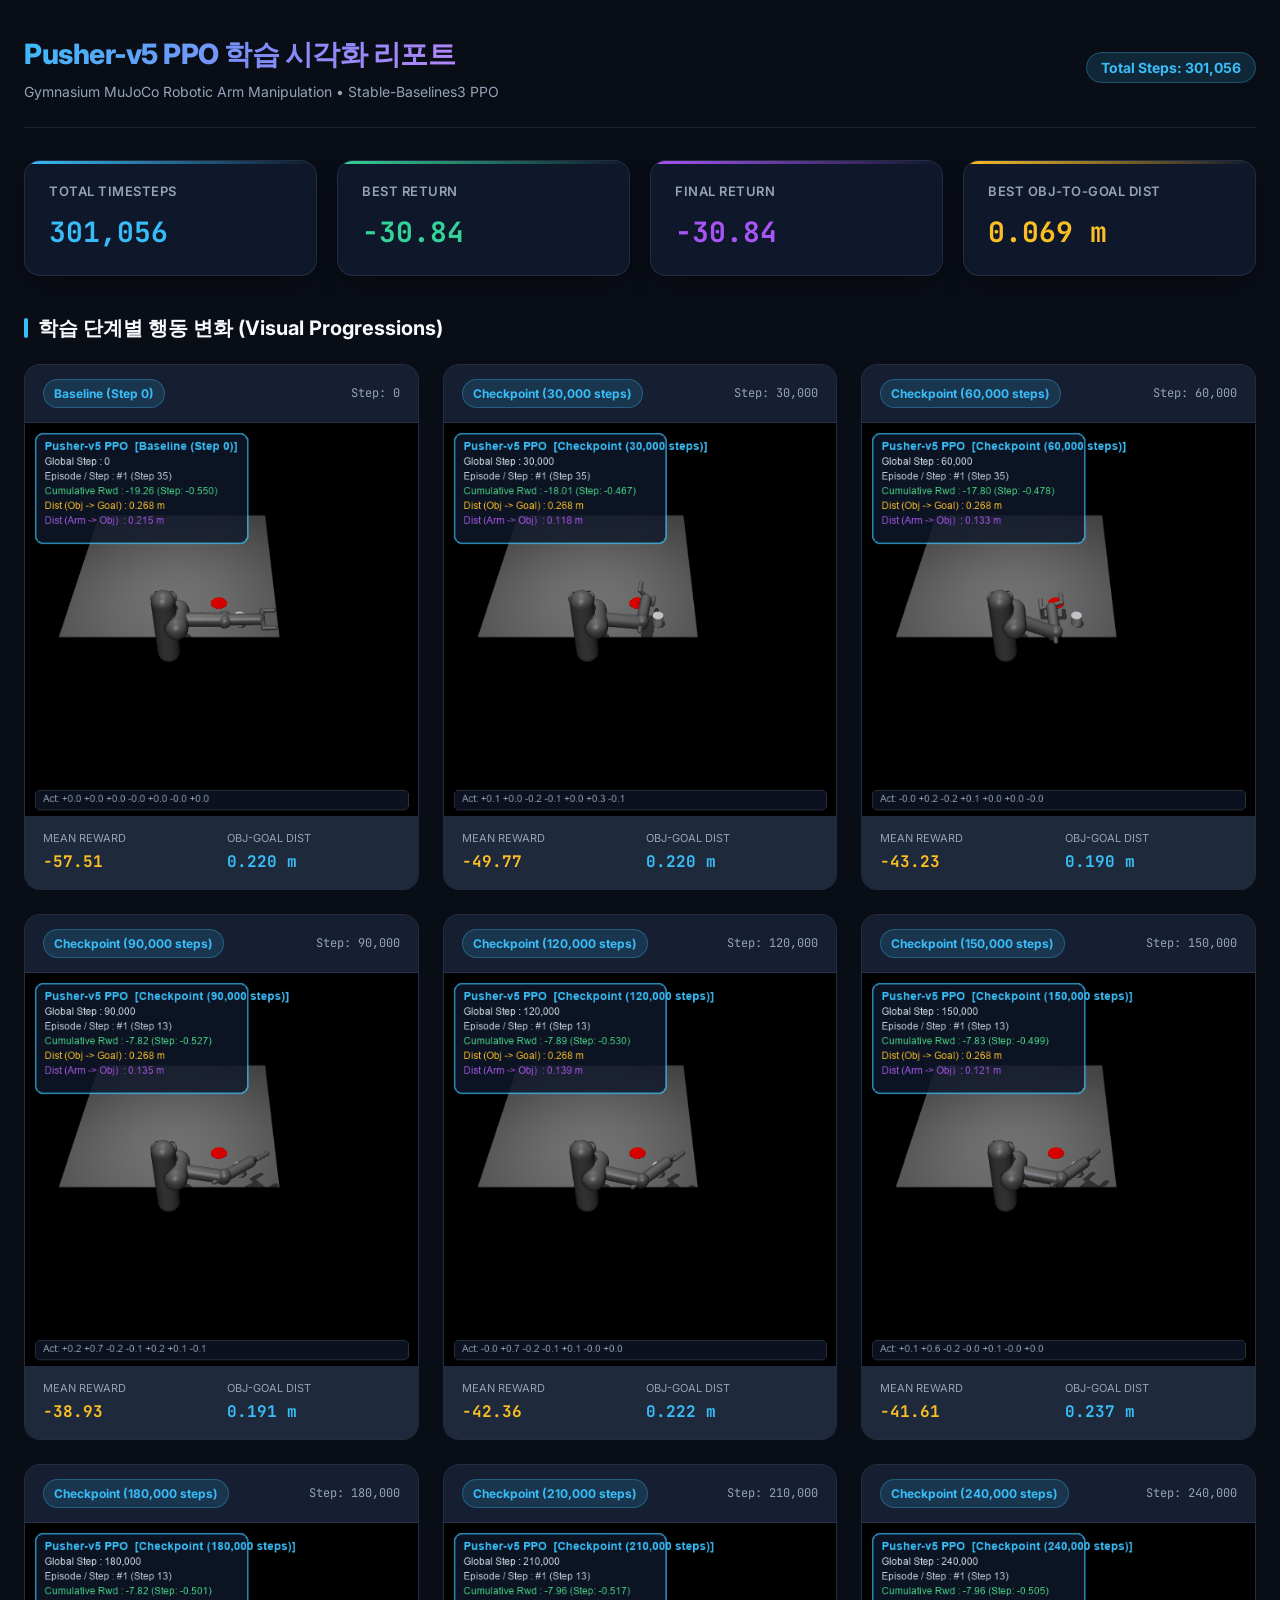
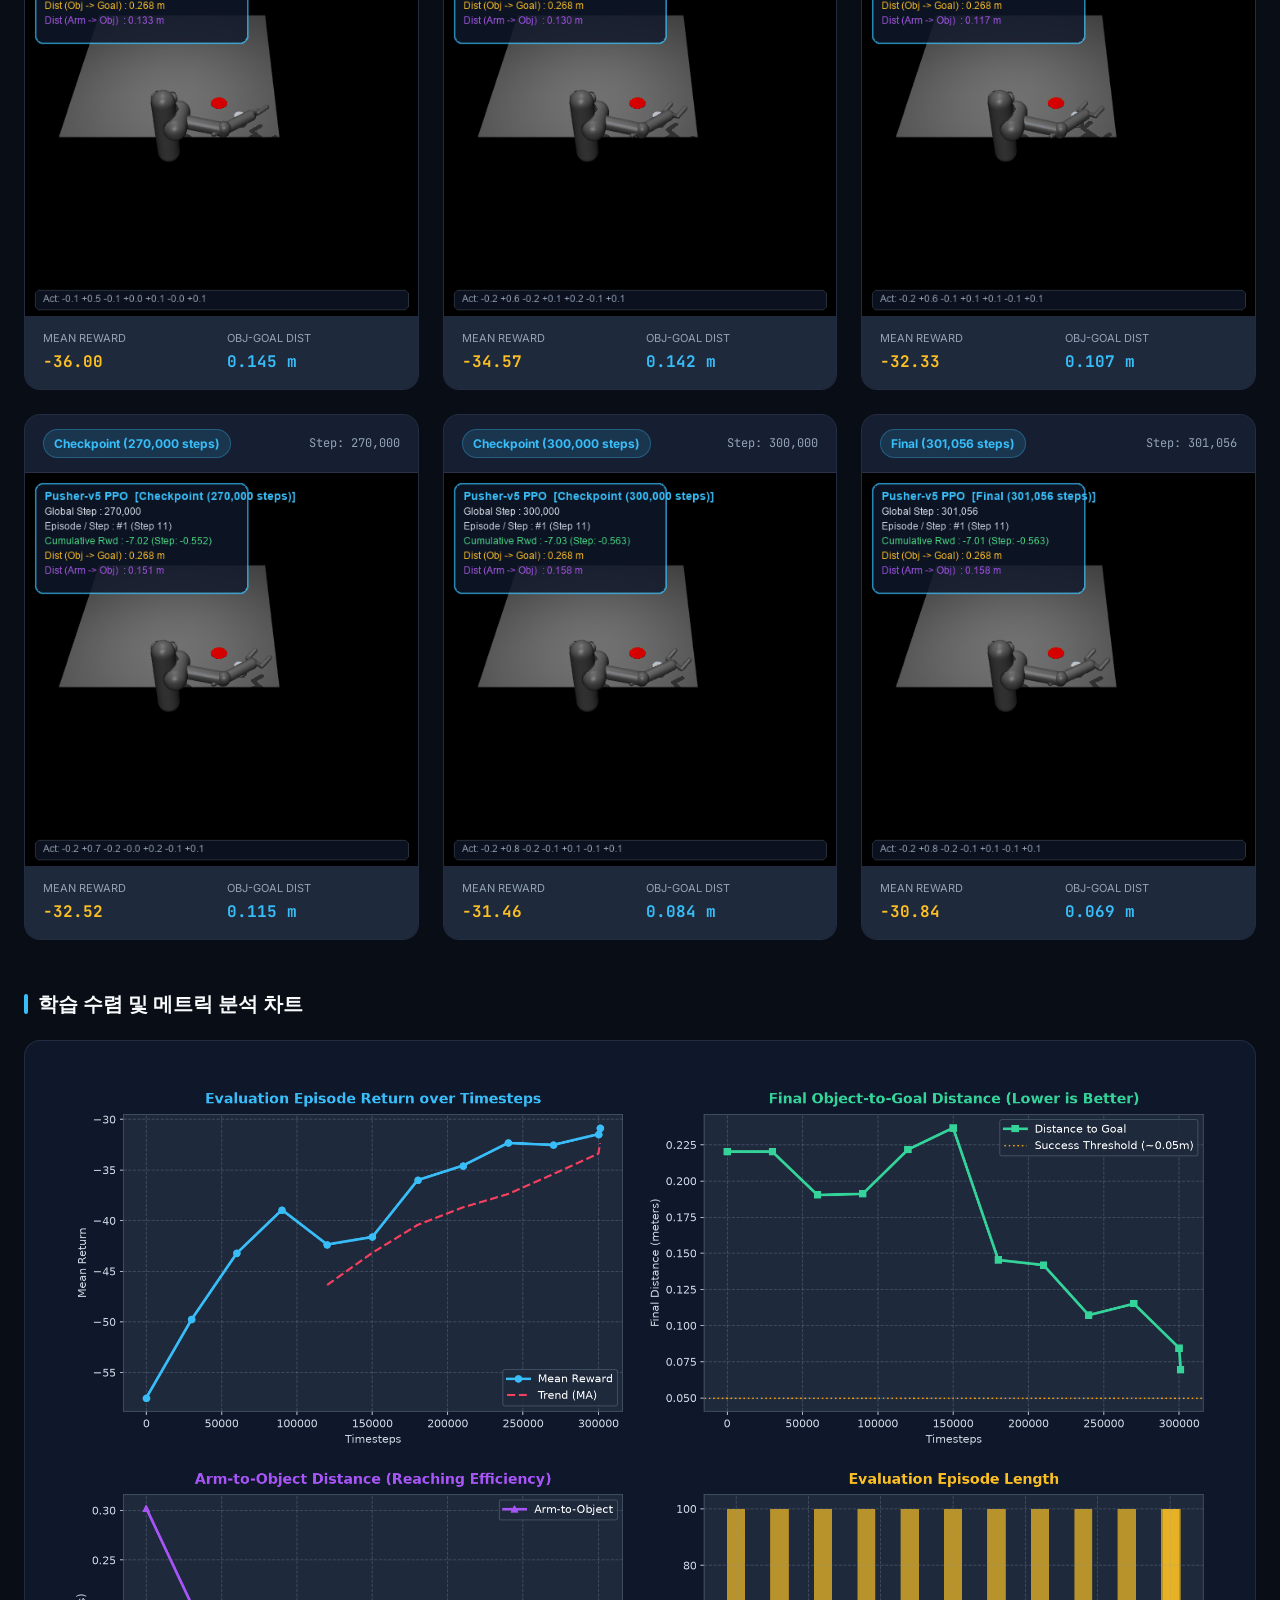
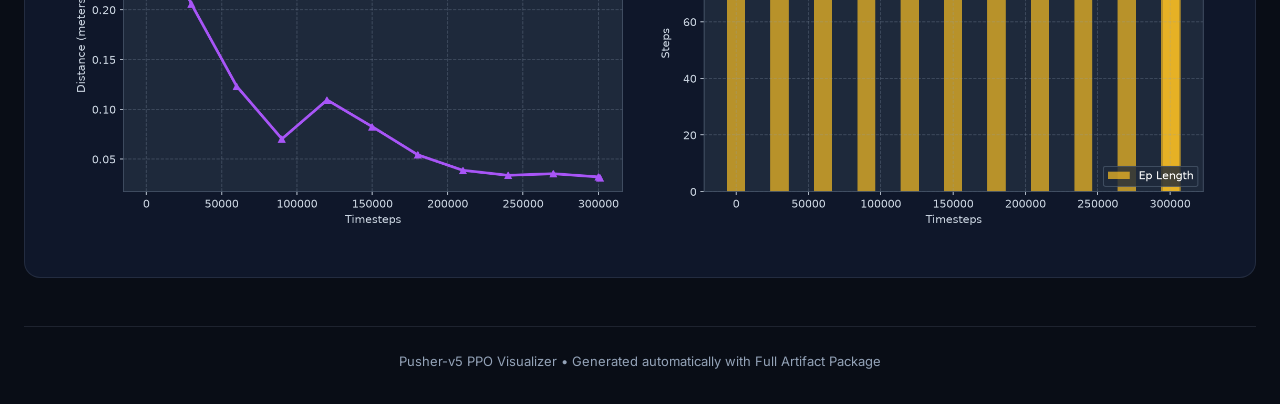
<file: results/dashboard.html>
<!DOCTYPE html>
<html lang="ko">
<head>
    <meta charset="UTF-8">
    <meta name="viewport" content="width=device-width, initial-scale=1.0">
    <title>Pusher-v5 PPO 강화학습 시각화 대시보드</title>
    <link rel="preconnect" href="https://fonts.googleapis.com">
    <link rel="preconnect" href="https://fonts.gstatic.com" crossorigin>
    <link href="https://fonts.googleapis.com/css2?family=Inter:wght@300;400;600;700;800&family=JetBrains+Mono:wght@400;600&display=swap" rel="stylesheet">
    <style>
        :root {
            --bg-base: #090d16;
            --bg-surface: #0f172a;
            --bg-card: #1e293b;
            --border-color: rgba(148, 163, 184, 0.15);
            --primary: #38bdf8;
            --primary-glow: rgba(56, 189, 248, 0.35);
            --accent-green: #34d399;
            --accent-purple: #a855f7;
            --accent-amber: #fbbf24;
            --text-main: #f8fafc;
            --text-muted: #94a3b8;
        }
        * {
            box-sizing: border-box;
            margin: 0;
            padding: 0;
        }
        body {
            background-color: var(--bg-base);
            color: var(--text-main);
            font-family: 'Inter', -apple-system, BlinkMacSystemFont, sans-serif;
            padding: 32px 24px;
            line-height: 1.6;
        }
        .container {
            max-width: 1400px;
            margin: 0 auto;
        }
        header {
            display: flex;
            justify-content: space-between;
            align-items: center;
            padding-bottom: 24px;
            border-bottom: 1px solid var(--border-color);
            margin-bottom: 32px;
        }
        .header-title h1 {
            font-size: 28px;
            font-weight: 800;
            background: linear-gradient(135deg, #38bdf8, #818cf8, #c084fc);
            -webkit-background-clip: text;
            -webkit-text-fill-color: transparent;
            letter-spacing: -0.5px;
        }
        .header-title p {
            color: var(--text-muted);
            font-size: 14px;
            margin-top: 4px;
        }
        .stats-grid {
            display: grid;
            grid-template-columns: repeat(auto-fit, minmax(220px, 1fr));
            gap: 20px;
            margin-bottom: 36px;
        }
        .stat-card {
            background: var(--bg-surface);
            border: 1px solid var(--border-color);
            border-radius: 16px;
            padding: 20px 24px;
            box-shadow: 0 10px 25px -5px rgba(0, 0, 0, 0.4);
            position: relative;
            overflow: hidden;
        }
        .stat-card::before {
            content: '';
            position: absolute;
            top: 0; left: 0; width: 100%; height: 3px;
            background: linear-gradient(90deg, var(--primary), transparent);
        }
        .stat-card.green::before { background: linear-gradient(90deg, var(--accent-green), transparent); }
        .stat-card.purple::before { background: linear-gradient(90deg, var(--accent-purple), transparent); }
        .stat-card.amber::before { background: linear-gradient(90deg, var(--accent-amber), transparent); }
        .stat-card-title {
            font-size: 13px;
            color: var(--text-muted);
            text-transform: uppercase;
            font-weight: 600;
            letter-spacing: 0.5px;
        }
        .stat-card-value {
            font-size: 28px;
            font-weight: 700;
            margin-top: 8px;
            font-family: 'JetBrains Mono', monospace;
        }
        .section-title {
            font-size: 20px;
            font-weight: 700;
            margin-bottom: 20px;
            display: flex;
            align-items: center;
            gap: 10px;
        }
        .section-title::before {
            content: '';
            display: inline-block;
            width: 4px;
            height: 20px;
            background: var(--primary);
            border-radius: 2px;
        }
        .checkpoints-grid {
            display: grid;
            grid-template-columns: repeat(auto-fill, minmax(320px, 1fr));
            gap: 24px;
            margin-bottom: 48px;
        }
        .checkpoint-card {
            background: var(--bg-surface);
            border: 1px solid var(--border-color);
            border-radius: 16px;
            overflow: hidden;
            transition: transform 0.2s ease, box-shadow 0.2s ease;
        }
        .checkpoint-card:hover {
            transform: translateY(-4px);
            box-shadow: 0 20px 30px -10px var(--primary-glow);
            border-color: rgba(56, 189, 248, 0.4);
        }
        .card-header {
            padding: 14px 18px;
            display: flex;
            justify-content: space-between;
            align-items: center;
            background: rgba(30, 41, 59, 0.5);
            border-bottom: 1px solid var(--border-color);
        }
        .badge {
            background: rgba(56, 189, 248, 0.15);
            color: var(--primary);
            font-size: 12px;
            font-weight: 700;
            padding: 4px 10px;
            border-radius: 20px;
            border: 1px solid rgba(56, 189, 248, 0.3);
        }
        .step-label {
            font-size: 12px;
            color: var(--text-muted);
            font-family: 'JetBrains Mono', monospace;
        }
        .video-container {
            width: 100%;
            background: #000;
            aspect-ratio: 1 / 1;
            display: flex;
            align-items: center;
            justify-content: center;
        }
        .video-container video, .video-container img {
            width: 100%;
            height: 100%;
            object-fit: cover;
        }
        .card-stats {
            padding: 14px 18px;
            display: grid;
            grid-template-columns: 1fr 1fr;
            gap: 12px;
            background: var(--bg-card);
        }
        .stat-item {
            display: flex;
            flex-direction: column;
        }
        .stat-name {
            font-size: 11px;
            color: var(--text-muted);
            text-transform: uppercase;
        }
        .stat-val {
            font-size: 16px;
            font-weight: 700;
            font-family: 'JetBrains Mono', monospace;
            margin-top: 2px;
        }
        .text-green { color: var(--accent-green); }
        .text-yellow { color: var(--accent-amber); }
        .text-cyan { color: var(--primary); }
        .text-purple { color: var(--accent-purple); }
        
        .charts-section {
            background: var(--bg-surface);
            border: 1px solid var(--border-color);
            border-radius: 16px;
            padding: 24px;
            margin-bottom: 48px;
        }
        .charts-container img {
            width: 100%;
            height: auto;
            border-radius: 12px;
            display: block;
        }
        footer {
            text-align: center;
            color: var(--text-muted);
            font-size: 13px;
            padding-top: 24px;
            border-top: 1px solid var(--border-color);
        }
    </style>
</head>
<body>
    <div class="container">
        <header>
            <div class="header-title">
                <h1>Pusher-v5 PPO 학습 시각화 리포트</h1>
                <p>Gymnasium MuJoCo Robotic Arm Manipulation &bull; Stable-Baselines3 PPO</p>
            </div>
            <div>
                <span class="badge" style="font-size: 14px; padding: 6px 14px;">Total Steps: 301,056</span>
            </div>
        </header>

        <!-- 핵심 요약 지표 카드 -->
        <div class="stats-grid">
            <div class="stat-card">
                <div class="stat-card-title">Total Timesteps</div>
                <div class="stat-card-value text-cyan">301,056</div>
            </div>
            <div class="stat-card green">
                <div class="stat-card-title">Best Return</div>
                <div class="stat-card-value text-green">-30.84</div>
            </div>
            <div class="stat-card purple">
                <div class="stat-card-title">Final Return</div>
                <div class="stat-card-value text-purple">-30.84</div>
            </div>
            <div class="stat-card amber">
                <div class="stat-card-title">Best Obj-to-Goal Dist</div>
                <div class="stat-card-value text-yellow">0.069 m</div>
            </div>
        </div>

        <!-- 단계별 학습 진행 비디오/GIF -->
        <div class="section-title">학습 단계별 행동 변화 (Visual Progressions)</div>
        <div class="checkpoints-grid">
            
        <div class="checkpoint-card">
            <div class="card-header">
                <span class="badge">Baseline (Step 0)</span>
                <span class="step-label">Step: 0</span>
            </div>
            <div class="video-container">
                <video autoplay loop muted playsinline poster="videos/step_0000000.gif">
                    <source src="videos/step_0000000.mp4" type="video/mp4">
                    <img src="videos/step_0000000.gif" alt="Baseline (Step 0) GIF preview">
                </video>
            </div>
            <div class="card-stats">
                <div class="stat-item">
                    <span class="stat-name">Mean Reward</span>
                    <span class="stat-val text-yellow">-57.51</span>
                </div>
                <div class="stat-item">
                    <span class="stat-name">Obj-Goal Dist</span>
                    <span class="stat-val text-cyan">0.220 m</span>
                </div>
            </div>
        </div>
        
        <div class="checkpoint-card">
            <div class="card-header">
                <span class="badge">Checkpoint (30,000 steps)</span>
                <span class="step-label">Step: 30,000</span>
            </div>
            <div class="video-container">
                <video autoplay loop muted playsinline poster="videos/step_0030000.gif">
                    <source src="videos/step_0030000.mp4" type="video/mp4">
                    <img src="videos/step_0030000.gif" alt="Checkpoint (30,000 steps) GIF preview">
                </video>
            </div>
            <div class="card-stats">
                <div class="stat-item">
                    <span class="stat-name">Mean Reward</span>
                    <span class="stat-val text-yellow">-49.77</span>
                </div>
                <div class="stat-item">
                    <span class="stat-name">Obj-Goal Dist</span>
                    <span class="stat-val text-cyan">0.220 m</span>
                </div>
            </div>
        </div>
        
        <div class="checkpoint-card">
            <div class="card-header">
                <span class="badge">Checkpoint (60,000 steps)</span>
                <span class="step-label">Step: 60,000</span>
            </div>
            <div class="video-container">
                <video autoplay loop muted playsinline poster="videos/step_0060000.gif">
                    <source src="videos/step_0060000.mp4" type="video/mp4">
                    <img src="videos/step_0060000.gif" alt="Checkpoint (60,000 steps) GIF preview">
                </video>
            </div>
            <div class="card-stats">
                <div class="stat-item">
                    <span class="stat-name">Mean Reward</span>
                    <span class="stat-val text-yellow">-43.23</span>
                </div>
                <div class="stat-item">
                    <span class="stat-name">Obj-Goal Dist</span>
                    <span class="stat-val text-cyan">0.190 m</span>
                </div>
            </div>
        </div>
        
        <div class="checkpoint-card">
            <div class="card-header">
                <span class="badge">Checkpoint (90,000 steps)</span>
                <span class="step-label">Step: 90,000</span>
            </div>
            <div class="video-container">
                <video autoplay loop muted playsinline poster="videos/step_0090000.gif">
                    <source src="videos/step_0090000.mp4" type="video/mp4">
                    <img src="videos/step_0090000.gif" alt="Checkpoint (90,000 steps) GIF preview">
                </video>
            </div>
            <div class="card-stats">
                <div class="stat-item">
                    <span class="stat-name">Mean Reward</span>
                    <span class="stat-val text-yellow">-38.93</span>
                </div>
                <div class="stat-item">
                    <span class="stat-name">Obj-Goal Dist</span>
                    <span class="stat-val text-cyan">0.191 m</span>
                </div>
            </div>
        </div>
        
        <div class="checkpoint-card">
            <div class="card-header">
                <span class="badge">Checkpoint (120,000 steps)</span>
                <span class="step-label">Step: 120,000</span>
            </div>
            <div class="video-container">
                <video autoplay loop muted playsinline poster="videos/step_0120000.gif">
                    <source src="videos/step_0120000.mp4" type="video/mp4">
                    <img src="videos/step_0120000.gif" alt="Checkpoint (120,000 steps) GIF preview">
                </video>
            </div>
            <div class="card-stats">
                <div class="stat-item">
                    <span class="stat-name">Mean Reward</span>
                    <span class="stat-val text-yellow">-42.36</span>
                </div>
                <div class="stat-item">
                    <span class="stat-name">Obj-Goal Dist</span>
                    <span class="stat-val text-cyan">0.222 m</span>
                </div>
            </div>
        </div>
        
        <div class="checkpoint-card">
            <div class="card-header">
                <span class="badge">Checkpoint (150,000 steps)</span>
                <span class="step-label">Step: 150,000</span>
            </div>
            <div class="video-container">
                <video autoplay loop muted playsinline poster="videos/step_0150000.gif">
                    <source src="videos/step_0150000.mp4" type="video/mp4">
                    <img src="videos/step_0150000.gif" alt="Checkpoint (150,000 steps) GIF preview">
                </video>
            </div>
            <div class="card-stats">
                <div class="stat-item">
                    <span class="stat-name">Mean Reward</span>
                    <span class="stat-val text-yellow">-41.61</span>
                </div>
                <div class="stat-item">
                    <span class="stat-name">Obj-Goal Dist</span>
                    <span class="stat-val text-cyan">0.237 m</span>
                </div>
            </div>
        </div>
        
        <div class="checkpoint-card">
            <div class="card-header">
                <span class="badge">Checkpoint (180,000 steps)</span>
                <span class="step-label">Step: 180,000</span>
            </div>
            <div class="video-container">
                <video autoplay loop muted playsinline poster="videos/step_0180000.gif">
                    <source src="videos/step_0180000.mp4" type="video/mp4">
                    <img src="videos/step_0180000.gif" alt="Checkpoint (180,000 steps) GIF preview">
                </video>
            </div>
            <div class="card-stats">
                <div class="stat-item">
                    <span class="stat-name">Mean Reward</span>
                    <span class="stat-val text-yellow">-36.00</span>
                </div>
                <div class="stat-item">
                    <span class="stat-name">Obj-Goal Dist</span>
                    <span class="stat-val text-cyan">0.145 m</span>
                </div>
            </div>
        </div>
        
        <div class="checkpoint-card">
            <div class="card-header">
                <span class="badge">Checkpoint (210,000 steps)</span>
                <span class="step-label">Step: 210,000</span>
            </div>
            <div class="video-container">
                <video autoplay loop muted playsinline poster="videos/step_0210000.gif">
                    <source src="videos/step_0210000.mp4" type="video/mp4">
                    <img src="videos/step_0210000.gif" alt="Checkpoint (210,000 steps) GIF preview">
                </video>
            </div>
            <div class="card-stats">
                <div class="stat-item">
                    <span class="stat-name">Mean Reward</span>
                    <span class="stat-val text-yellow">-34.57</span>
                </div>
                <div class="stat-item">
                    <span class="stat-name">Obj-Goal Dist</span>
                    <span class="stat-val text-cyan">0.142 m</span>
                </div>
            </div>
        </div>
        
        <div class="checkpoint-card">
            <div class="card-header">
                <span class="badge">Checkpoint (240,000 steps)</span>
                <span class="step-label">Step: 240,000</span>
            </div>
            <div class="video-container">
                <video autoplay loop muted playsinline poster="videos/step_0240000.gif">
                    <source src="videos/step_0240000.mp4" type="video/mp4">
                    <img src="videos/step_0240000.gif" alt="Checkpoint (240,000 steps) GIF preview">
                </video>
            </div>
            <div class="card-stats">
                <div class="stat-item">
                    <span class="stat-name">Mean Reward</span>
                    <span class="stat-val text-yellow">-32.33</span>
                </div>
                <div class="stat-item">
                    <span class="stat-name">Obj-Goal Dist</span>
                    <span class="stat-val text-cyan">0.107 m</span>
                </div>
            </div>
        </div>
        
        <div class="checkpoint-card">
            <div class="card-header">
                <span class="badge">Checkpoint (270,000 steps)</span>
                <span class="step-label">Step: 270,000</span>
            </div>
            <div class="video-container">
                <video autoplay loop muted playsinline poster="videos/step_0270000.gif">
                    <source src="videos/step_0270000.mp4" type="video/mp4">
                    <img src="videos/step_0270000.gif" alt="Checkpoint (270,000 steps) GIF preview">
                </video>
            </div>
            <div class="card-stats">
                <div class="stat-item">
                    <span class="stat-name">Mean Reward</span>
                    <span class="stat-val text-yellow">-32.52</span>
                </div>
                <div class="stat-item">
                    <span class="stat-name">Obj-Goal Dist</span>
                    <span class="stat-val text-cyan">0.115 m</span>
                </div>
            </div>
        </div>
        
        <div class="checkpoint-card">
            <div class="card-header">
                <span class="badge">Checkpoint (300,000 steps)</span>
                <span class="step-label">Step: 300,000</span>
            </div>
            <div class="video-container">
                <video autoplay loop muted playsinline poster="videos/step_0300000.gif">
                    <source src="videos/step_0300000.mp4" type="video/mp4">
                    <img src="videos/step_0300000.gif" alt="Checkpoint (300,000 steps) GIF preview">
                </video>
            </div>
            <div class="card-stats">
                <div class="stat-item">
                    <span class="stat-name">Mean Reward</span>
                    <span class="stat-val text-yellow">-31.46</span>
                </div>
                <div class="stat-item">
                    <span class="stat-name">Obj-Goal Dist</span>
                    <span class="stat-val text-cyan">0.084 m</span>
                </div>
            </div>
        </div>
        
        <div class="checkpoint-card">
            <div class="card-header">
                <span class="badge">Final (301,056 steps)</span>
                <span class="step-label">Step: 301,056</span>
            </div>
            <div class="video-container">
                <video autoplay loop muted playsinline poster="videos/step_0301056.gif">
                    <source src="videos/step_0301056.mp4" type="video/mp4">
                    <img src="videos/step_0301056.gif" alt="Final (301,056 steps) GIF preview">
                </video>
            </div>
            <div class="card-stats">
                <div class="stat-item">
                    <span class="stat-name">Mean Reward</span>
                    <span class="stat-val text-yellow">-30.84</span>
                </div>
                <div class="stat-item">
                    <span class="stat-name">Obj-Goal Dist</span>
                    <span class="stat-val text-cyan">0.069 m</span>
                </div>
            </div>
        </div>
        
        </div>

        <!-- 종합 분석 차트 -->
        <div class="section-title">학습 수렴 및 메트릭 분석 차트</div>
        <div class="charts-section">
            <div class="charts-container">
                <img src="plots/training_metrics.png" alt="PPO Training Metrics Plots">
            </div>
        </div>

        <footer>
            Pusher-v5 PPO Visualizer &bull; Generated automatically with Full Artifact Package
        </footer>
    </div>
</body>
</html>
</file>
